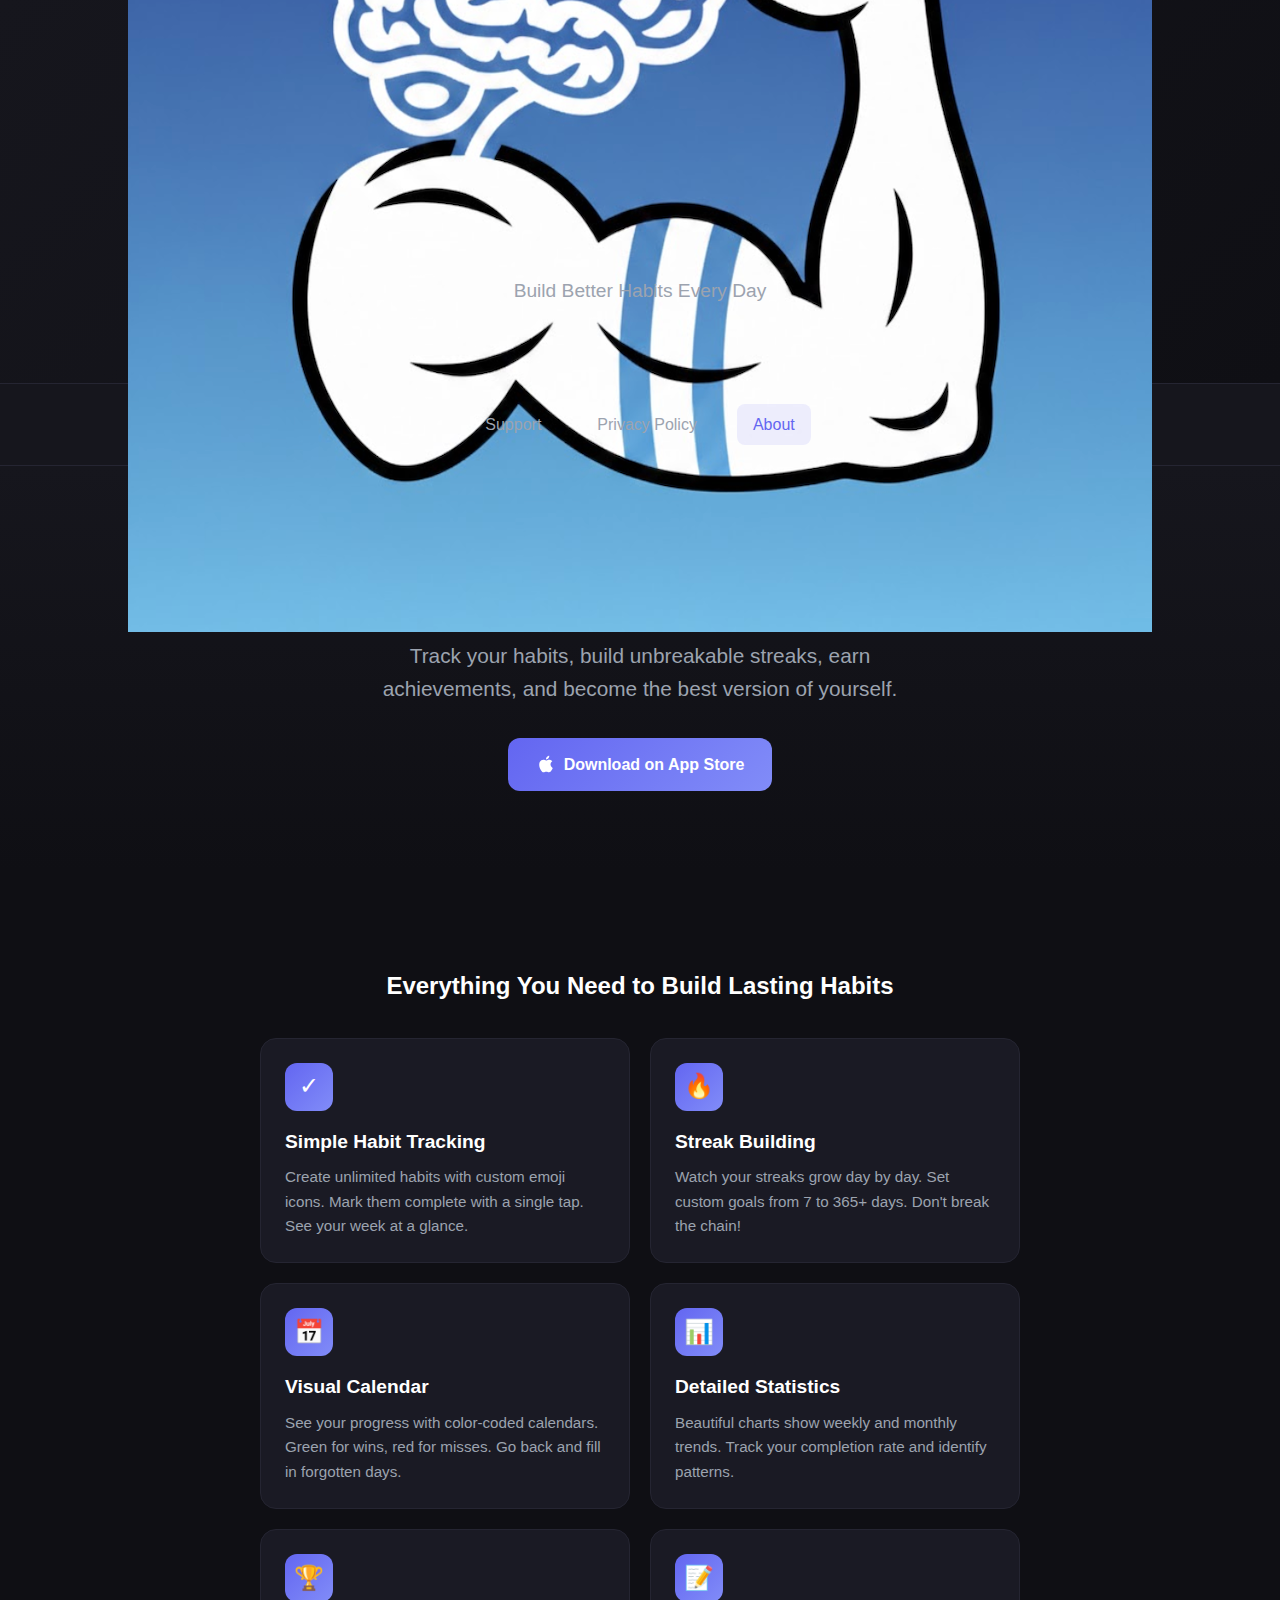
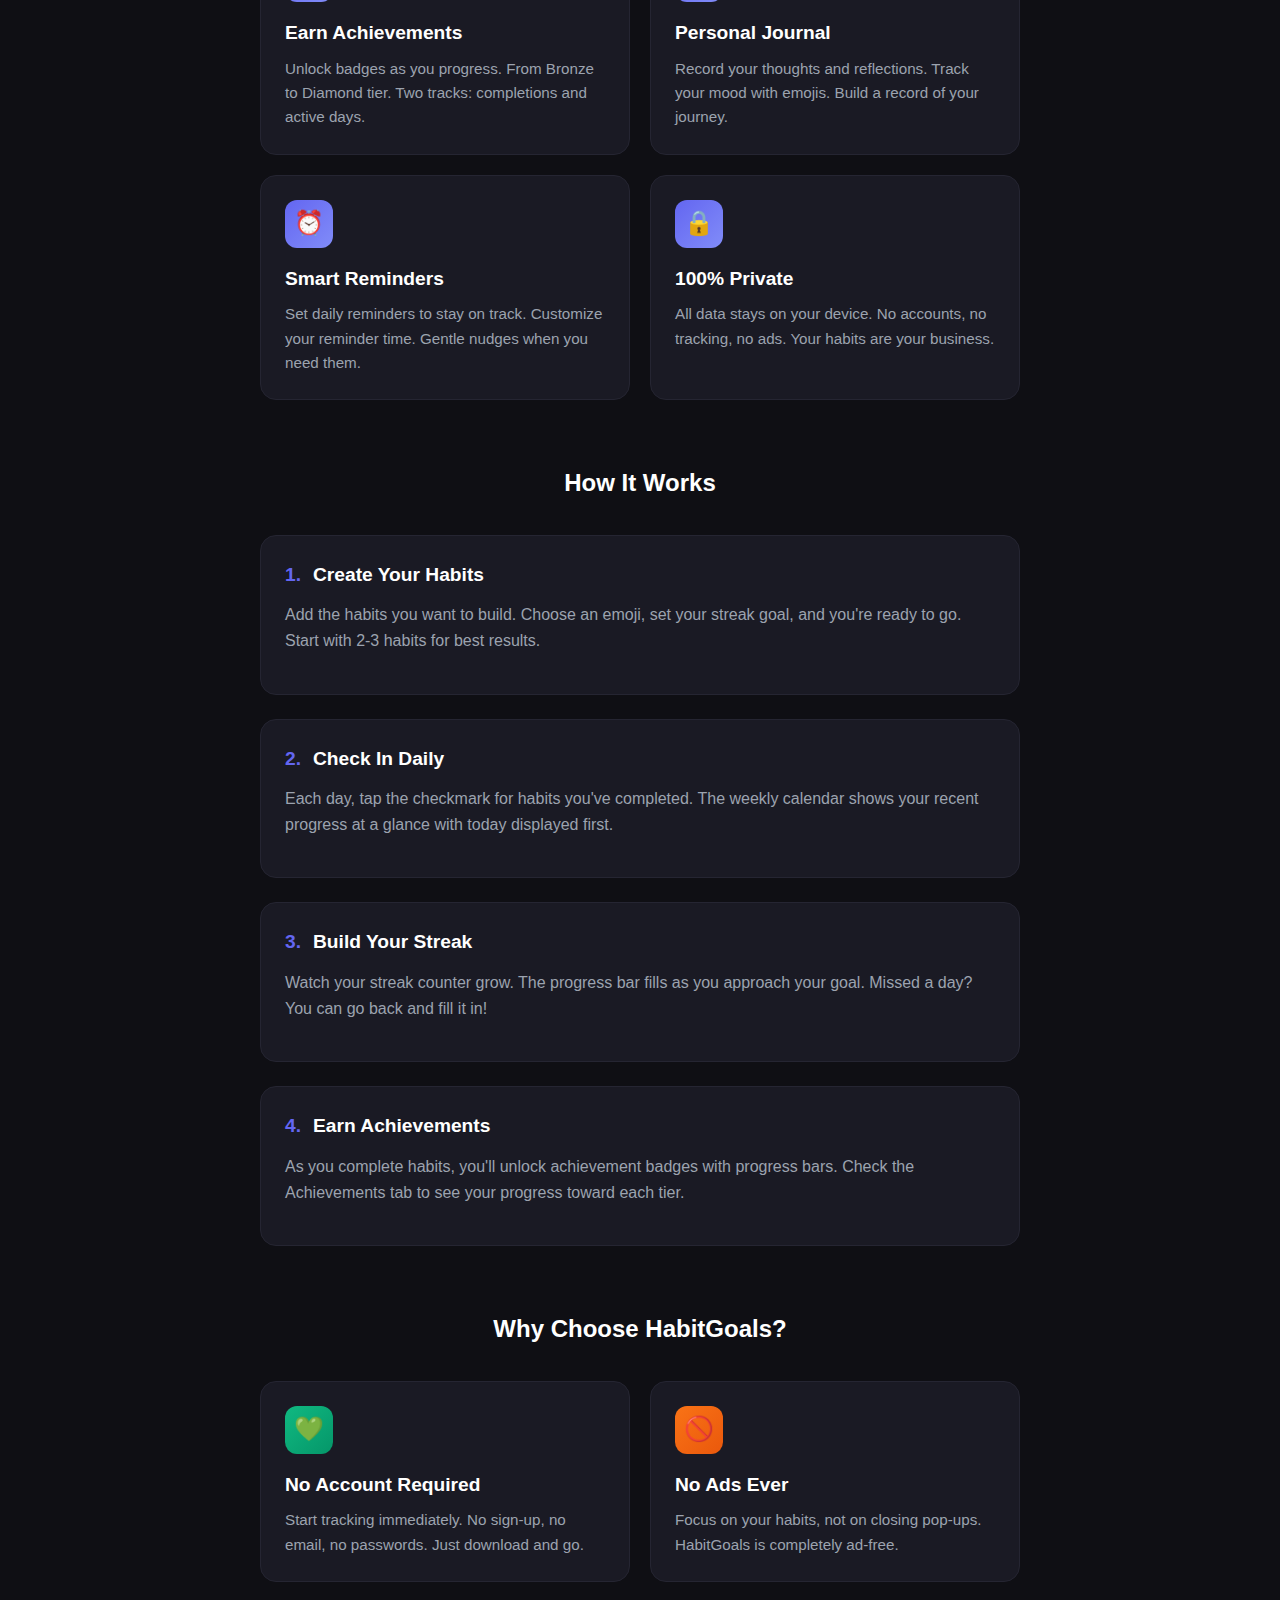
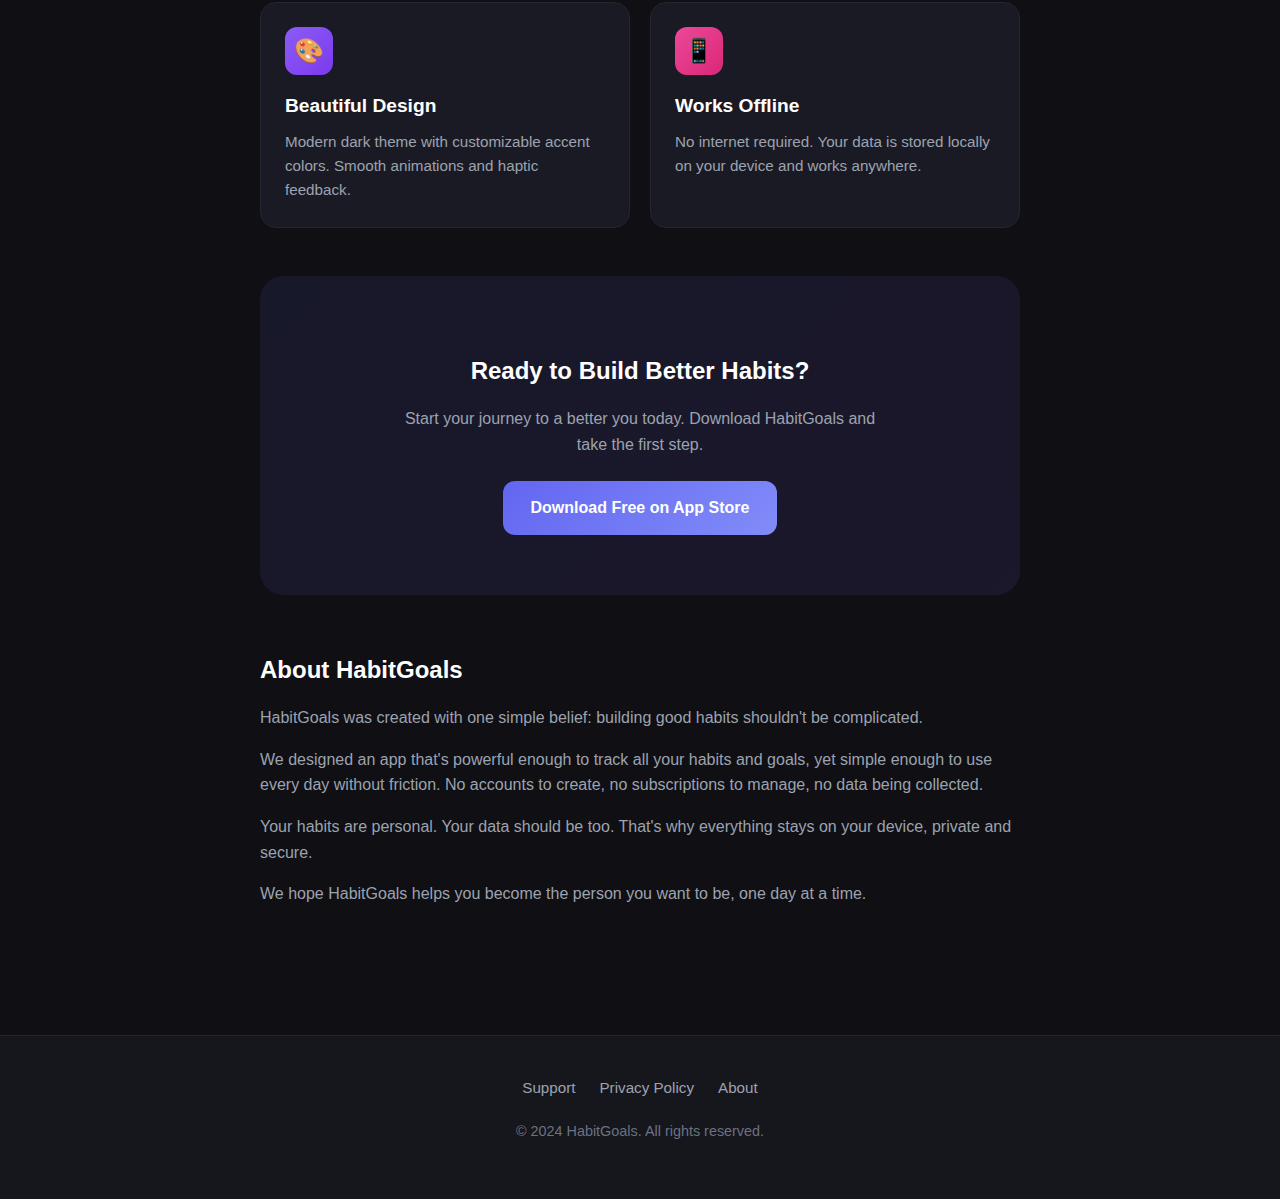
<file: marketing.html>
<!DOCTYPE html>
<html lang="en">
<head>
    <meta charset="UTF-8">
    <meta name="viewport" content="width=device-width, initial-scale=1.0">
    <title>HabitGoals - Build Better Habits Every Day</title>
    <meta name="description" content="HabitGoals is your personal habit tracking companion. Build streaks, earn achievements, and transform your daily routine.">
    <meta property="og:title" content="HabitGoals - Build Better Habits Every Day">
    <meta property="og:description" content="Track habits, build streaks, earn achievements. Your journey to better habits starts here.">
    <meta property="og:image" content="habitgoals.png">
    <meta property="og:type" content="website">
    <link rel="stylesheet" href="styles.css">
    <link rel="icon" type="image/png" href="habitgoals.png">
    <link rel="apple-touch-icon" href="habitgoals.png">
    <style>
        .hero {
            text-align: center;
            padding: 80px 20px;
            background: linear-gradient(180deg, var(--bg-secondary) 0%, var(--bg-primary) 100%);
        }
        
        .hero-title {
            font-size: 3rem;
            font-weight: 800;
            margin-bottom: 16px;
            background: linear-gradient(135deg, #FFFFFF 0%, #9CA3AF 100%);
            -webkit-background-clip: text;
            -webkit-text-fill-color: transparent;
            background-clip: text;
        }
        
        .hero-subtitle {
            font-size: 1.3rem;
            color: var(--text-secondary);
            max-width: 600px;
            margin: 0 auto 32px;
        }
        
        .hero-buttons {
            display: flex;
            justify-content: center;
            gap: 16px;
            flex-wrap: wrap;
        }
        
        .cta-section {
            text-align: center;
            padding: 60px 20px;
            background: linear-gradient(135deg, rgba(99, 102, 241, 0.1) 0%, rgba(139, 92, 246, 0.1) 100%);
            border-radius: 24px;
            margin: 40px 0;
        }
        
        .cta-section h2 {
            margin-bottom: 16px;
        }
        
        .cta-section p {
            max-width: 500px;
            margin: 0 auto 24px;
        }
        
        @media (max-width: 600px) {
            .hero-title {
                font-size: 2rem;
            }
            
            .hero-subtitle {
                font-size: 1.1rem;
            }
        }
    </style>
</head>
<body>
    <!-- Header -->
    <header class="header">
        <div class="app-icon">
            <img src="habitgoals.png" alt="HabitGoals App Icon">
        </div>
        <h1 class="app-name">HabitGoals</h1>
        <p class="app-tagline">Build Better Habits Every Day</p>
    </header>

    <!-- Navigation -->
    <nav class="nav">
        <a href="index.html">Support</a>
        <a href="privacy.html">Privacy Policy</a>
        <a href="marketing.html" class="active">About</a>
    </nav>

    <!-- Hero Section -->
    <section class="hero">
        <h1 class="hero-title">Transform Your Daily Routine</h1>
        <p class="hero-subtitle">Track your habits, build unbreakable streaks, earn achievements, and become the best version of yourself.</p>
        <div class="hero-buttons">
            <a href="https://apps.apple.com/app/habitgoals/idYOURAPPID" class="btn">
                <svg xmlns="http://www.w3.org/2000/svg" width="20" height="20" viewBox="0 0 24 24" fill="currentColor">
                    <path d="M18.71 19.5c-.83 1.24-1.71 2.45-3.05 2.47-1.34.03-1.77-.79-3.29-.79-1.53 0-2 .77-3.27.82-1.31.05-2.3-1.32-3.14-2.53C4.25 17 2.94 12.45 4.7 9.39c.87-1.52 2.43-2.48 4.12-2.51 1.28-.02 2.5.87 3.29.87.78 0 2.26-1.07 3.81-.91.65.03 2.47.26 3.64 1.98-.09.06-2.17 1.28-2.15 3.81.03 3.02 2.65 4.03 2.68 4.04-.03.07-.42 1.44-1.38 2.83M13 3.5c.73-.83 1.94-1.46 2.94-1.5.13 1.17-.34 2.35-1.04 3.19-.69.85-1.83 1.51-2.95 1.42-.15-1.15.41-2.35 1.05-3.11z"/>
                </svg>
                Download on App Store
            </a>
        </div>
    </section>

    <!-- Main Content -->
    <main class="container">
        <div class="content">

            <!-- Features Section -->
            <section class="section">
                <h2 style="text-align: center; margin-bottom: 32px;">Everything You Need to Build Lasting Habits</h2>
                
                <div class="features-grid">
                    <div class="feature-card">
                        <div class="feature-icon">✓</div>
                        <h3>Simple Habit Tracking</h3>
                        <p>Create unlimited habits with custom emoji icons. Mark them complete with a single tap. See your week at a glance.</p>
                    </div>
                    
                    <div class="feature-card">
                        <div class="feature-icon">🔥</div>
                        <h3>Streak Building</h3>
                        <p>Watch your streaks grow day by day. Set custom goals from 7 to 365+ days. Don't break the chain!</p>
                    </div>
                    
                    <div class="feature-card">
                        <div class="feature-icon">📅</div>
                        <h3>Visual Calendar</h3>
                        <p>See your progress with color-coded calendars. Green for wins, red for misses. Go back and fill in forgotten days.</p>
                    </div>
                    
                    <div class="feature-card">
                        <div class="feature-icon">📊</div>
                        <h3>Detailed Statistics</h3>
                        <p>Beautiful charts show weekly and monthly trends. Track your completion rate and identify patterns.</p>
                    </div>
                    
                    <div class="feature-card">
                        <div class="feature-icon">🏆</div>
                        <h3>Earn Achievements</h3>
                        <p>Unlock badges as you progress. From Bronze to Diamond tier. Two tracks: completions and active days.</p>
                    </div>
                    
                    <div class="feature-card">
                        <div class="feature-icon">📝</div>
                        <h3>Personal Journal</h3>
                        <p>Record your thoughts and reflections. Track your mood with emojis. Build a record of your journey.</p>
                    </div>
                    
                    <div class="feature-card">
                        <div class="feature-icon">⏰</div>
                        <h3>Smart Reminders</h3>
                        <p>Set daily reminders to stay on track. Customize your reminder time. Gentle nudges when you need them.</p>
                    </div>
                    
                    <div class="feature-card">
                        <div class="feature-icon">🔒</div>
                        <h3>100% Private</h3>
                        <p>All data stays on your device. No accounts, no tracking, no ads. Your habits are your business.</p>
                    </div>
                </div>
            </section>

            <!-- How It Works -->
            <section class="section">
                <h2 style="text-align: center; margin-bottom: 32px;">How It Works</h2>
                
                <div class="card">
                    <h3><span style="color: var(--accent);">1.</span> Create Your Habits</h3>
                    <p>Add the habits you want to build. Choose an emoji, set your streak goal, and you're ready to go. Start with 2-3 habits for best results.</p>
                </div>
                
                <div class="card">
                    <h3><span style="color: var(--accent);">2.</span> Check In Daily</h3>
                    <p>Each day, tap the checkmark for habits you've completed. The weekly calendar shows your recent progress at a glance with today displayed first.</p>
                </div>
                
                <div class="card">
                    <h3><span style="color: var(--accent);">3.</span> Build Your Streak</h3>
                    <p>Watch your streak counter grow. The progress bar fills as you approach your goal. Missed a day? You can go back and fill it in!</p>
                </div>
                
                <div class="card">
                    <h3><span style="color: var(--accent);">4.</span> Earn Achievements</h3>
                    <p>As you complete habits, you'll unlock achievement badges with progress bars. Check the Achievements tab to see your progress toward each tier.</p>
                </div>
            </section>

            <!-- Why HabitGoals -->
            <section class="section">
                <h2 style="text-align: center; margin-bottom: 32px;">Why Choose HabitGoals?</h2>
                
                <div class="features-grid">
                    <div class="feature-card">
                        <div class="feature-icon" style="background: linear-gradient(135deg, #10B981 0%, #059669 100%);">💚</div>
                        <h3>No Account Required</h3>
                        <p>Start tracking immediately. No sign-up, no email, no passwords. Just download and go.</p>
                    </div>
                    
                    <div class="feature-card">
                        <div class="feature-icon" style="background: linear-gradient(135deg, #F97316 0%, #EA580C 100%);">🚫</div>
                        <h3>No Ads Ever</h3>
                        <p>Focus on your habits, not on closing pop-ups. HabitGoals is completely ad-free.</p>
                    </div>
                    
                    <div class="feature-card">
                        <div class="feature-icon" style="background: linear-gradient(135deg, #8B5CF6 0%, #7C3AED 100%);">🎨</div>
                        <h3>Beautiful Design</h3>
                        <p>Modern dark theme with customizable accent colors. Smooth animations and haptic feedback.</p>
                    </div>
                    
                    <div class="feature-card">
                        <div class="feature-icon" style="background: linear-gradient(135deg, #EC4899 0%, #DB2777 100%);">📱</div>
                        <h3>Works Offline</h3>
                        <p>No internet required. Your data is stored locally on your device and works anywhere.</p>
                    </div>
                </div>
            </section>

            <!-- CTA Section -->
            <section class="cta-section">
                <h2>Ready to Build Better Habits?</h2>
                <p>Start your journey to a better you today. Download HabitGoals and take the first step.</p>
                <a href="https://apps.apple.com/app/habitgoals/idYOURAPPID" class="btn">
                    Download Free on App Store
                </a>
            </section>

            <!-- About Section -->
            <section class="section">
                <h2>About HabitGoals</h2>
                <p>HabitGoals was created with one simple belief: building good habits shouldn't be complicated.</p>
                <p>We designed an app that's powerful enough to track all your habits and goals, yet simple enough to use every day without friction. No accounts to create, no subscriptions to manage, no data being collected.</p>
                <p>Your habits are personal. Your data should be too. That's why everything stays on your device, private and secure.</p>
                <p>We hope HabitGoals helps you become the person you want to be, one day at a time.</p>
            </section>

        </div>
    </main>

    <!-- Footer -->
    <footer class="footer">
        <div class="footer-links">
            <a href="index.html">Support</a>
            <a href="privacy.html">Privacy Policy</a>
            <a href="marketing.html">About</a>
        </div>
        <p class="footer-copyright">© 2024 HabitGoals. All rights reserved.</p>
    </footer>
</body>
</html>
</file>
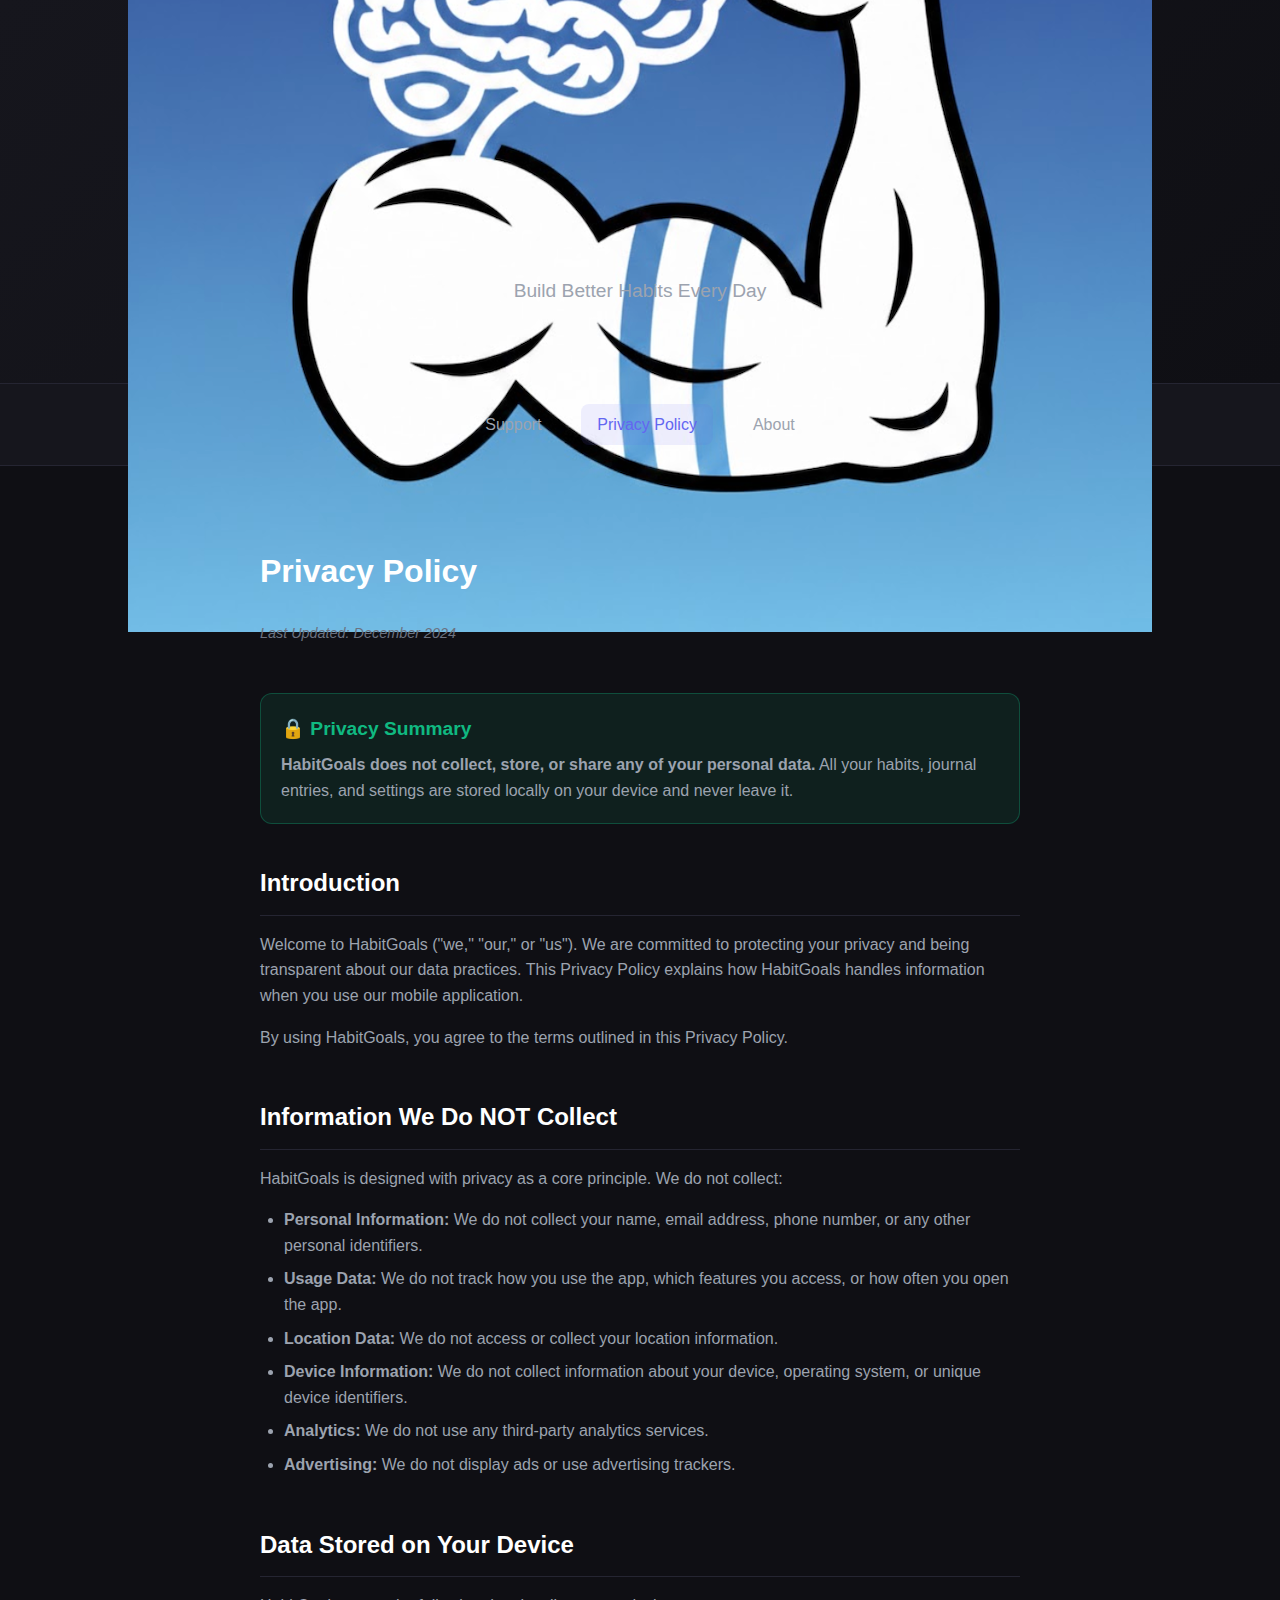
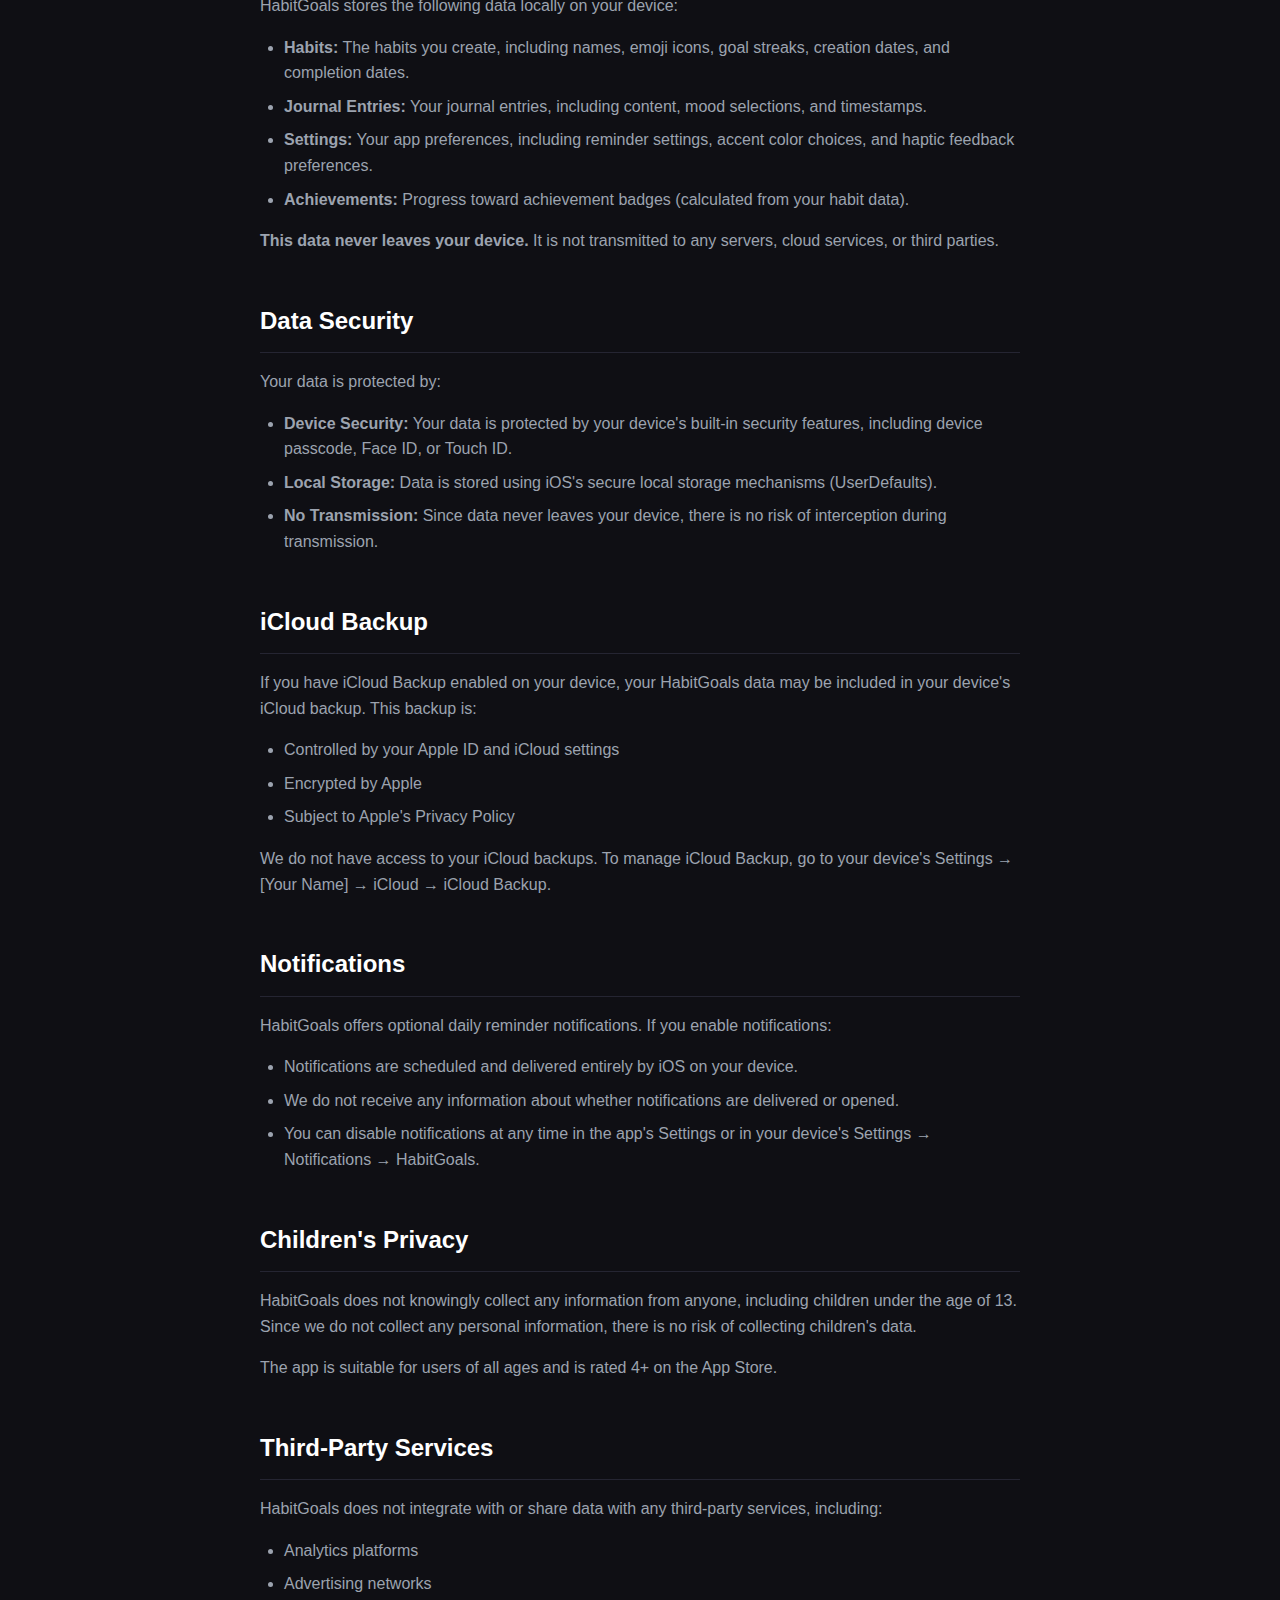
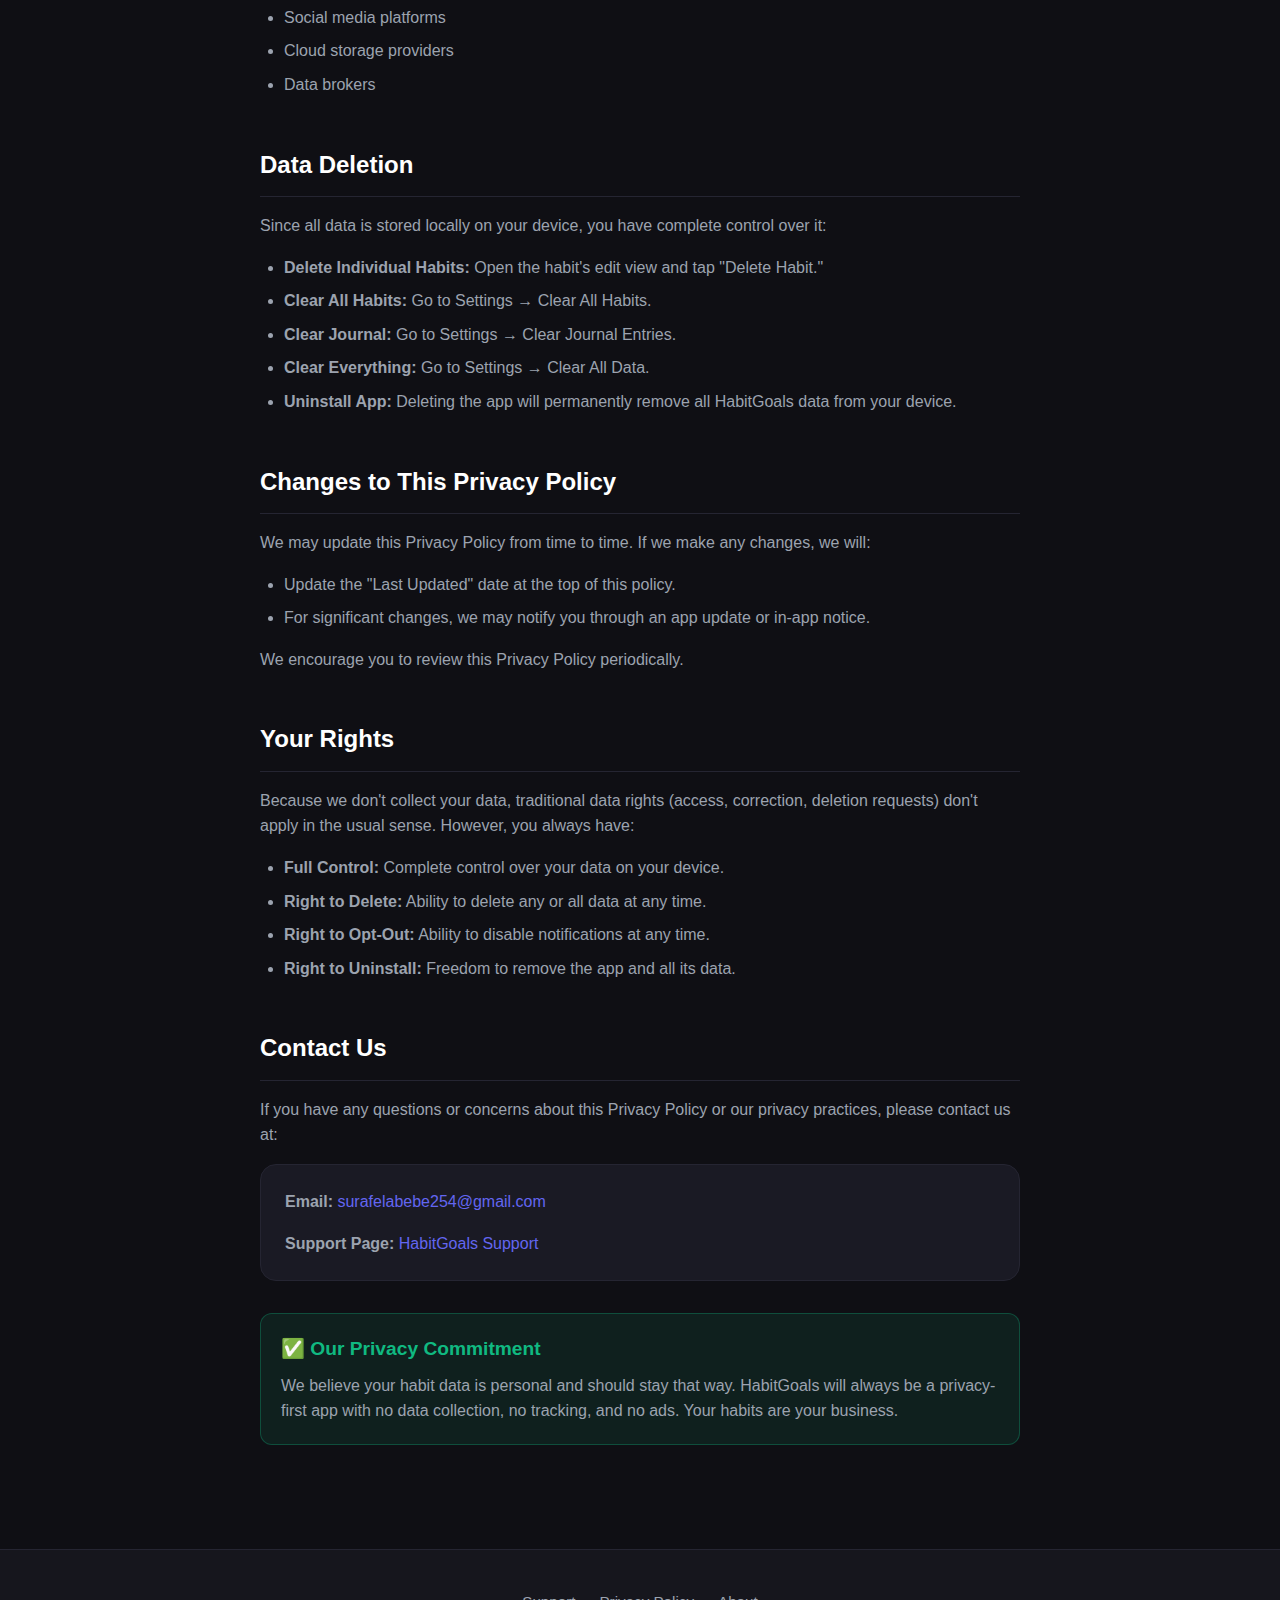
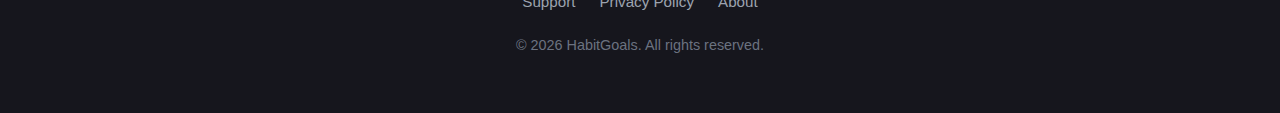
<file: privacy.html>
<!DOCTYPE html>
<html lang="en">
<head>
    <meta charset="UTF-8">
    <meta name="viewport" content="width=device-width, initial-scale=1.0">
    <title>HabitGoals - Privacy Policy</title>
    <meta name="description" content="Privacy Policy for HabitGoals - Learn how we protect your data and privacy.">
    <link rel="stylesheet" href="styles.css">
    <link rel="icon" type="image/png" href="habitgoals.png">
    <link rel="apple-touch-icon" href="habitgoals.png">
</head>
<body>
    <!-- Header -->
    <header class="header">
        <div class="app-icon">
            <img src="habitgoals.png" alt="HabitGoals App Icon">
        </div>
        <h1 class="app-name">HabitGoals</h1>
        <p class="app-tagline">Build Better Habits Every Day</p>
    </header>

    <!-- Navigation -->
    <nav class="nav">
        <a href="index.html">Support</a>
        <a href="privacy.html" class="active">Privacy Policy</a>
        <a href="marketing.html">About</a>
    </nav>

    <!-- Main Content -->
    <main class="container">
        <div class="content">
            
            <section class="section">
                <h1>Privacy Policy</h1>
                <p class="last-updated">Last Updated: December 2024</p>
            </section>

            <!-- Summary Box -->
            <div class="highlight-box">
                <h3>🔒 Privacy Summary</h3>
                <p style="margin-bottom: 0;"><strong>HabitGoals does not collect, store, or share any of your personal data.</strong> All your habits, journal entries, and settings are stored locally on your device and never leave it.</p>
            </div>

            <!-- Introduction -->
            <section class="policy-section">
                <h2>Introduction</h2>
                <p>Welcome to HabitGoals ("we," "our," or "us"). We are committed to protecting your privacy and being transparent about our data practices. This Privacy Policy explains how HabitGoals handles information when you use our mobile application.</p>
                <p>By using HabitGoals, you agree to the terms outlined in this Privacy Policy.</p>
            </section>

            <!-- Data Collection -->
            <section class="policy-section">
                <h2>Information We Do NOT Collect</h2>
                <p>HabitGoals is designed with privacy as a core principle. We do not collect:</p>
                <ul>
                    <li><strong>Personal Information:</strong> We do not collect your name, email address, phone number, or any other personal identifiers.</li>
                    <li><strong>Usage Data:</strong> We do not track how you use the app, which features you access, or how often you open the app.</li>
                    <li><strong>Location Data:</strong> We do not access or collect your location information.</li>
                    <li><strong>Device Information:</strong> We do not collect information about your device, operating system, or unique device identifiers.</li>
                    <li><strong>Analytics:</strong> We do not use any third-party analytics services.</li>
                    <li><strong>Advertising:</strong> We do not display ads or use advertising trackers.</li>
                </ul>
            </section>

            <!-- Local Data Storage -->
            <section class="policy-section">
                <h2>Data Stored on Your Device</h2>
                <p>HabitGoals stores the following data locally on your device:</p>
                <ul>
                    <li><strong>Habits:</strong> The habits you create, including names, emoji icons, goal streaks, creation dates, and completion dates.</li>
                    <li><strong>Journal Entries:</strong> Your journal entries, including content, mood selections, and timestamps.</li>
                    <li><strong>Settings:</strong> Your app preferences, including reminder settings, accent color choices, and haptic feedback preferences.</li>
                    <li><strong>Achievements:</strong> Progress toward achievement badges (calculated from your habit data).</li>
                </ul>
                <p><strong>This data never leaves your device.</strong> It is not transmitted to any servers, cloud services, or third parties.</p>
            </section>

            <!-- Data Security -->
            <section class="policy-section">
                <h2>Data Security</h2>
                <p>Your data is protected by:</p>
                <ul>
                    <li><strong>Device Security:</strong> Your data is protected by your device's built-in security features, including device passcode, Face ID, or Touch ID.</li>
                    <li><strong>Local Storage:</strong> Data is stored using iOS's secure local storage mechanisms (UserDefaults).</li>
                    <li><strong>No Transmission:</strong> Since data never leaves your device, there is no risk of interception during transmission.</li>
                </ul>
            </section>

            <!-- iCloud Backup -->
            <section class="policy-section">
                <h2>iCloud Backup</h2>
                <p>If you have iCloud Backup enabled on your device, your HabitGoals data may be included in your device's iCloud backup. This backup is:</p>
                <ul>
                    <li>Controlled by your Apple ID and iCloud settings</li>
                    <li>Encrypted by Apple</li>
                    <li>Subject to Apple's Privacy Policy</li>
                </ul>
                <p>We do not have access to your iCloud backups. To manage iCloud Backup, go to your device's Settings → [Your Name] → iCloud → iCloud Backup.</p>
            </section>

            <!-- Notifications -->
            <section class="policy-section">
                <h2>Notifications</h2>
                <p>HabitGoals offers optional daily reminder notifications. If you enable notifications:</p>
                <ul>
                    <li>Notifications are scheduled and delivered entirely by iOS on your device.</li>
                    <li>We do not receive any information about whether notifications are delivered or opened.</li>
                    <li>You can disable notifications at any time in the app's Settings or in your device's Settings → Notifications → HabitGoals.</li>
                </ul>
            </section>

            <!-- Children's Privacy -->
            <section class="policy-section">
                <h2>Children's Privacy</h2>
                <p>HabitGoals does not knowingly collect any information from anyone, including children under the age of 13. Since we do not collect any personal information, there is no risk of collecting children's data.</p>
                <p>The app is suitable for users of all ages and is rated 4+ on the App Store.</p>
            </section>

            <!-- Third Parties -->
            <section class="policy-section">
                <h2>Third-Party Services</h2>
                <p>HabitGoals does not integrate with or share data with any third-party services, including:</p>
                <ul>
                    <li>Analytics platforms</li>
                    <li>Advertising networks</li>
                    <li>Social media platforms</li>
                    <li>Cloud storage providers</li>
                    <li>Data brokers</li>
                </ul>
            </section>

            <!-- Data Deletion -->
            <section class="policy-section">
                <h2>Data Deletion</h2>
                <p>Since all data is stored locally on your device, you have complete control over it:</p>
                <ul>
                    <li><strong>Delete Individual Habits:</strong> Open the habit's edit view and tap "Delete Habit."</li>
                    <li><strong>Clear All Habits:</strong> Go to Settings → Clear All Habits.</li>
                    <li><strong>Clear Journal:</strong> Go to Settings → Clear Journal Entries.</li>
                    <li><strong>Clear Everything:</strong> Go to Settings → Clear All Data.</li>
                    <li><strong>Uninstall App:</strong> Deleting the app will permanently remove all HabitGoals data from your device.</li>
                </ul>
            </section>

            <!-- Changes to Policy -->
            <section class="policy-section">
                <h2>Changes to This Privacy Policy</h2>
                <p>We may update this Privacy Policy from time to time. If we make any changes, we will:</p>
                <ul>
                    <li>Update the "Last Updated" date at the top of this policy.</li>
                    <li>For significant changes, we may notify you through an app update or in-app notice.</li>
                </ul>
                <p>We encourage you to review this Privacy Policy periodically.</p>
            </section>

            <!-- Your Rights -->
            <section class="policy-section">
                <h2>Your Rights</h2>
                <p>Because we don't collect your data, traditional data rights (access, correction, deletion requests) don't apply in the usual sense. However, you always have:</p>
                <ul>
                    <li><strong>Full Control:</strong> Complete control over your data on your device.</li>
                    <li><strong>Right to Delete:</strong> Ability to delete any or all data at any time.</li>
                    <li><strong>Right to Opt-Out:</strong> Ability to disable notifications at any time.</li>
                    <li><strong>Right to Uninstall:</strong> Freedom to remove the app and all its data.</li>
                </ul>
            </section>

            <!-- Contact -->
            <section class="policy-section">
                <h2>Contact Us</h2>
                <p>If you have any questions or concerns about this Privacy Policy or our privacy practices, please contact us at:</p>
                <div class="card">
                    <p><strong>Email:</strong> <a href="mailto:surafelabebe254@gmail.com">surafelabebe254@gmail.com</a></p>
                    <p style="margin-bottom: 0;"><strong>Support Page:</strong> <a href="index.html">HabitGoals Support</a></p>
                </div>
            </section>

            <!-- Final Summary -->
            <div class="highlight-box">
                <h3>✅ Our Privacy Commitment</h3>
                <p style="margin-bottom: 0;">We believe your habit data is personal and should stay that way. HabitGoals will always be a privacy-first app with no data collection, no tracking, and no ads. Your habits are your business.</p>
            </div>

        </div>
    </main>

    <!-- Footer -->
    <footer class="footer">
        <div class="footer-links">
            <a href="index.html">Support</a>
            <a href="privacy.html">Privacy Policy</a>
            <a href="marketing.html">About</a>
        </div>
        <p class="footer-copyright">© 2026 HabitGoals. All rights reserved.</p>
    </footer>
</body>
</html>
</file>
<file: styles.css>
:root {
    --bg-primary: #0F0F14;
    --bg-secondary: #16161D;
    --bg-card: #1A1A24;
    --surface: #252532;
    --text-primary: #FFFFFF;
    --text-secondary: #9CA3AF;
    --text-tertiary: #6B7280;
    --accent: #6366F1;
    --accent-light: #818CF8;
    --green: #10B981;
    --orange: #F97316;
    --red: #EF4444;
}

* {
    margin: 0;
    padding: 0;
    box-sizing: border-box;
}

body {
    font-family: -apple-system, BlinkMacSystemFont, 'Segoe UI', Roboto, Oxygen, Ubuntu, sans-serif;
    background-color: var(--bg-primary);
    color: var(--text-primary);
    line-height: 1.6;
    min-height: 100vh;
}

.container {
    max-width: 800px;
    margin: 0 auto;
    padding: 40px 20px;
}

/* Header */
.header {
    text-align: center;
    padding: 60px 20px;
    background: linear-gradient(135deg, var(--bg-secondary) 0%, var(--bg-primary) 100%);
    border-bottom: 1px solid var(--surface);
}

.app-icon {
    width: 120px;
    height: 120px;
    background: linear-gradient(135deg, var(--accent) 0%, var(--accent-light) 100%);
    border-radius: 28px;
    display: flex;
    align-items: center;
    justify-content: center;
    margin: 0 auto 24px;
    box-shadow: 0 20px 40px rgba(99, 102, 241, 0.3);
}

.app-icon svg {
    width: 60px;
    height: 60px;
    fill: white;
}

.app-name {
    font-size: 2.5rem;
    font-weight: 700;
    margin-bottom: 8px;
    background: linear-gradient(135deg, var(--text-primary) 0%, var(--text-secondary) 100%);
    -webkit-background-clip: text;
    -webkit-text-fill-color: transparent;
    background-clip: text;
}

.app-tagline {
    font-size: 1.2rem;
    color: var(--text-secondary);
}

/* Navigation */
.nav {
    display: flex;
    justify-content: center;
    gap: 24px;
    padding: 20px;
    background: var(--bg-secondary);
    border-bottom: 1px solid var(--surface);
    flex-wrap: wrap;
}

.nav a {
    color: var(--text-secondary);
    text-decoration: none;
    font-weight: 500;
    padding: 8px 16px;
    border-radius: 8px;
    transition: all 0.2s ease;
}

.nav a:hover {
    color: var(--text-primary);
    background: var(--surface);
}

.nav a.active {
    color: var(--accent);
    background: rgba(99, 102, 241, 0.1);
}

/* Content */
.content {
    padding: 40px 0;
}

.section {
    margin-bottom: 48px;
}

h1 {
    font-size: 2rem;
    margin-bottom: 24px;
    color: var(--text-primary);
}

h2 {
    font-size: 1.5rem;
    margin-bottom: 16px;
    color: var(--text-primary);
    padding-top: 16px;
}

h3 {
    font-size: 1.2rem;
    margin-bottom: 12px;
    color: var(--text-primary);
}

p {
    color: var(--text-secondary);
    margin-bottom: 16px;
}

ul, ol {
    color: var(--text-secondary);
    margin-bottom: 16px;
    padding-left: 24px;
}

li {
    margin-bottom: 8px;
}

a {
    color: var(--accent);
    text-decoration: none;
}

a:hover {
    text-decoration: underline;
}

/* Cards */
.card {
    background: var(--bg-card);
    border-radius: 16px;
    padding: 24px;
    margin-bottom: 24px;
    border: 1px solid var(--surface);
}

.card h3 {
    display: flex;
    align-items: center;
    gap: 12px;
}

.card-icon {
    width: 40px;
    height: 40px;
    background: var(--surface);
    border-radius: 10px;
    display: flex;
    align-items: center;
    justify-content: center;
    font-size: 1.2rem;
}

/* Features Grid */
.features-grid {
    display: grid;
    grid-template-columns: repeat(auto-fit, minmax(280px, 1fr));
    gap: 20px;
    margin: 32px 0;
}

.feature-card {
    background: var(--bg-card);
    border-radius: 16px;
    padding: 24px;
    border: 1px solid var(--surface);
    transition: transform 0.2s ease, box-shadow 0.2s ease;
}

.feature-card:hover {
    transform: translateY(-4px);
    box-shadow: 0 12px 24px rgba(0, 0, 0, 0.3);
}

.feature-icon {
    width: 48px;
    height: 48px;
    background: linear-gradient(135deg, var(--accent) 0%, var(--accent-light) 100%);
    border-radius: 12px;
    display: flex;
    align-items: center;
    justify-content: center;
    font-size: 1.5rem;
    margin-bottom: 16px;
}

.feature-card h3 {
    margin-bottom: 8px;
    padding-top: 0;
}

.feature-card p {
    font-size: 0.95rem;
    margin-bottom: 0;
}

/* Buttons */
.btn {
    display: inline-flex;
    align-items: center;
    gap: 8px;
    padding: 14px 28px;
    background: linear-gradient(135deg, var(--accent) 0%, var(--accent-light) 100%);
    color: white;
    border: none;
    border-radius: 12px;
    font-size: 1rem;
    font-weight: 600;
    text-decoration: none;
    cursor: pointer;
    transition: transform 0.2s ease, box-shadow 0.2s ease;
}

.btn:hover {
    transform: translateY(-2px);
    box-shadow: 0 8px 20px rgba(99, 102, 241, 0.4);
    text-decoration: none;
}

.btn-secondary {
    background: var(--surface);
    color: var(--text-primary);
}

.btn-secondary:hover {
    box-shadow: 0 8px 20px rgba(0, 0, 0, 0.3);
}

/* App Store Badge */
.app-store-badge {
    height: 54px;
    transition: transform 0.2s ease;
}

.app-store-badge:hover {
    transform: scale(1.05);
}

/* Contact Form */
.contact-info {
    background: var(--bg-card);
    border-radius: 16px;
    padding: 32px;
    border: 1px solid var(--surface);
}

.contact-item {
    display: flex;
    align-items: center;
    gap: 16px;
    padding: 16px 0;
    border-bottom: 1px solid var(--surface);
}

.contact-item:last-child {
    border-bottom: none;
}

.contact-icon {
    width: 44px;
    height: 44px;
    background: var(--surface);
    border-radius: 12px;
    display: flex;
    align-items: center;
    justify-content: center;
    font-size: 1.2rem;
}

/* FAQ */
.faq-item {
    background: var(--bg-card);
    border-radius: 12px;
    padding: 20px 24px;
    margin-bottom: 12px;
    border: 1px solid var(--surface);
}

.faq-question {
    font-weight: 600;
    color: var(--text-primary);
    margin-bottom: 8px;
}

.faq-answer {
    color: var(--text-secondary);
    font-size: 0.95rem;
    margin-bottom: 0;
}

/* Footer */
.footer {
    text-align: center;
    padding: 40px 20px;
    border-top: 1px solid var(--surface);
    background: var(--bg-secondary);
}

.footer-links {
    display: flex;
    justify-content: center;
    gap: 24px;
    margin-bottom: 20px;
    flex-wrap: wrap;
}

.footer-links a {
    color: var(--text-secondary);
    text-decoration: none;
    font-size: 0.95rem;
}

.footer-links a:hover {
    color: var(--accent);
}

.footer-copyright {
    color: var(--text-tertiary);
    font-size: 0.9rem;
}

/* Screenshots */
.screenshots {
    display: flex;
    gap: 16px;
    overflow-x: auto;
    padding: 20px 0;
    scroll-snap-type: x mandatory;
}

.screenshot {
    flex: 0 0 auto;
    width: 200px;
    border-radius: 24px;
    box-shadow: 0 8px 24px rgba(0, 0, 0, 0.4);
    scroll-snap-align: start;
}

/* Privacy Policy Specific */
.policy-section {
    margin-bottom: 32px;
}

.policy-section h2 {
    border-bottom: 1px solid var(--surface);
    padding-bottom: 12px;
}

.highlight-box {
    background: rgba(16, 185, 129, 0.1);
    border: 1px solid rgba(16, 185, 129, 0.3);
    border-radius: 12px;
    padding: 20px;
    margin: 24px 0;
}

.highlight-box.warning {
    background: rgba(249, 115, 22, 0.1);
    border-color: rgba(249, 115, 22, 0.3);
}

.highlight-box h3 {
    color: var(--green);
    margin-bottom: 8px;
    padding-top: 0;
}

.highlight-box.warning h3 {
    color: var(--orange);
}

.last-updated {
    color: var(--text-tertiary);
    font-size: 0.9rem;
    font-style: italic;
}

/* Responsive */
@media (max-width: 600px) {
    .header {
        padding: 40px 20px;
    }
    
    .app-name {
        font-size: 2rem;
    }
    
    .app-icon {
        width: 100px;
        height: 100px;
        border-radius: 24px;
    }
    
    .app-icon svg {
        width: 50px;
        height: 50px;
    }
    
    .nav {
        gap: 12px;
    }
    
    .nav a {
        padding: 8px 12px;
        font-size: 0.9rem;
    }
    
    h1 {
        font-size: 1.5rem;
    }
    
    h2 {
        font-size: 1.25rem;
    }
    
    .container {
        padding: 24px 16px;
    }
}
</file>
